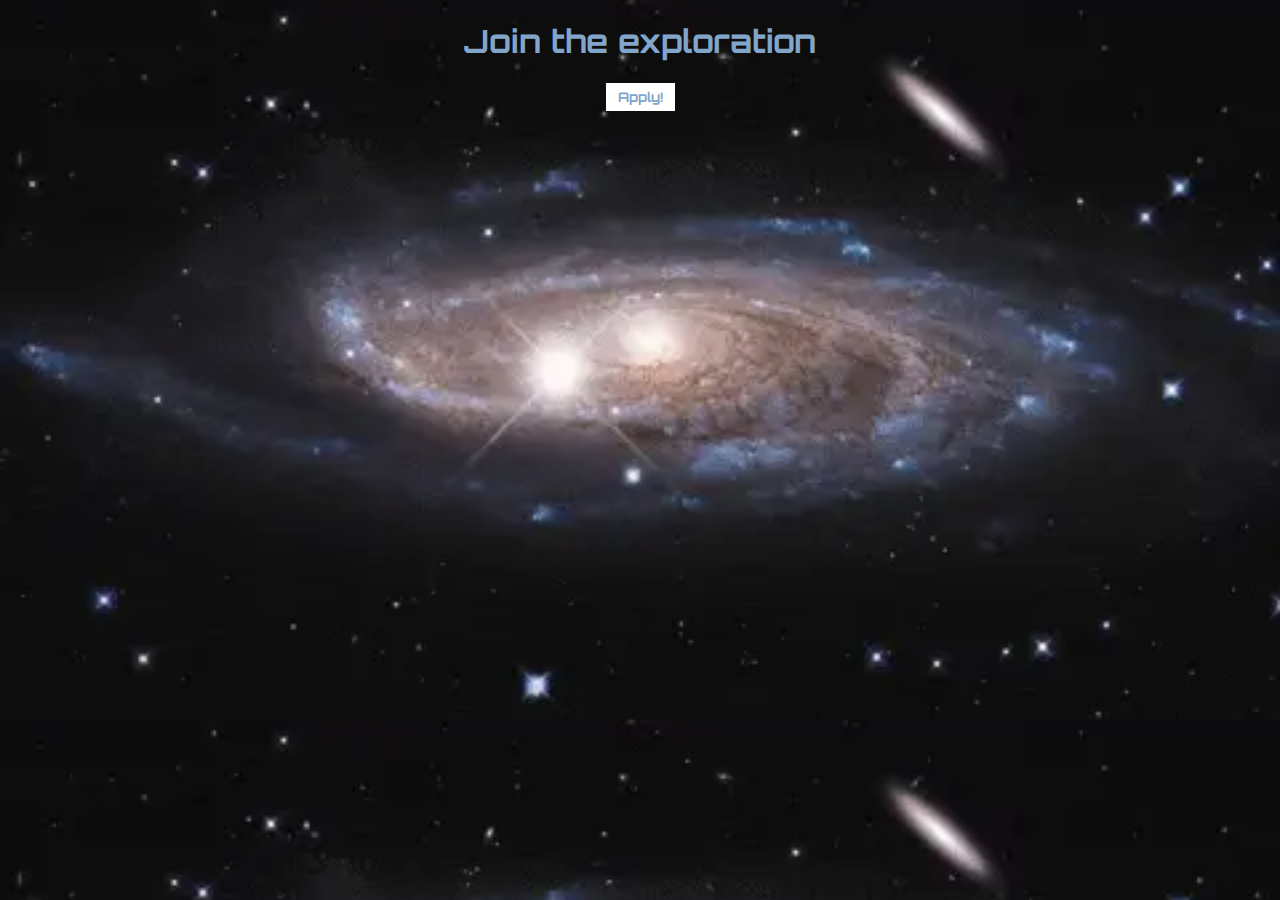
<file: 2nd/index.html>
<!DOCTYPE html>
<html>
  <head>
    <link rel="preconnect" href="https://fonts.googleapis.com">
<link rel="preconnect" href="https://fonts.gstatic.com" crossorigin>
<link href="https://fonts.googleapis.com/css2?family=Orbitron:wght@400..900&display=swap" rel="stylesheet">
    <link href="style.css" rel="stylesheet">
  </head>
  <body>
    <div class="title">
    <h1>Join the exploration</h1>
    <button type="text" class="btn">Apply!</button>
    </div>
  </body>
</html>
</file>
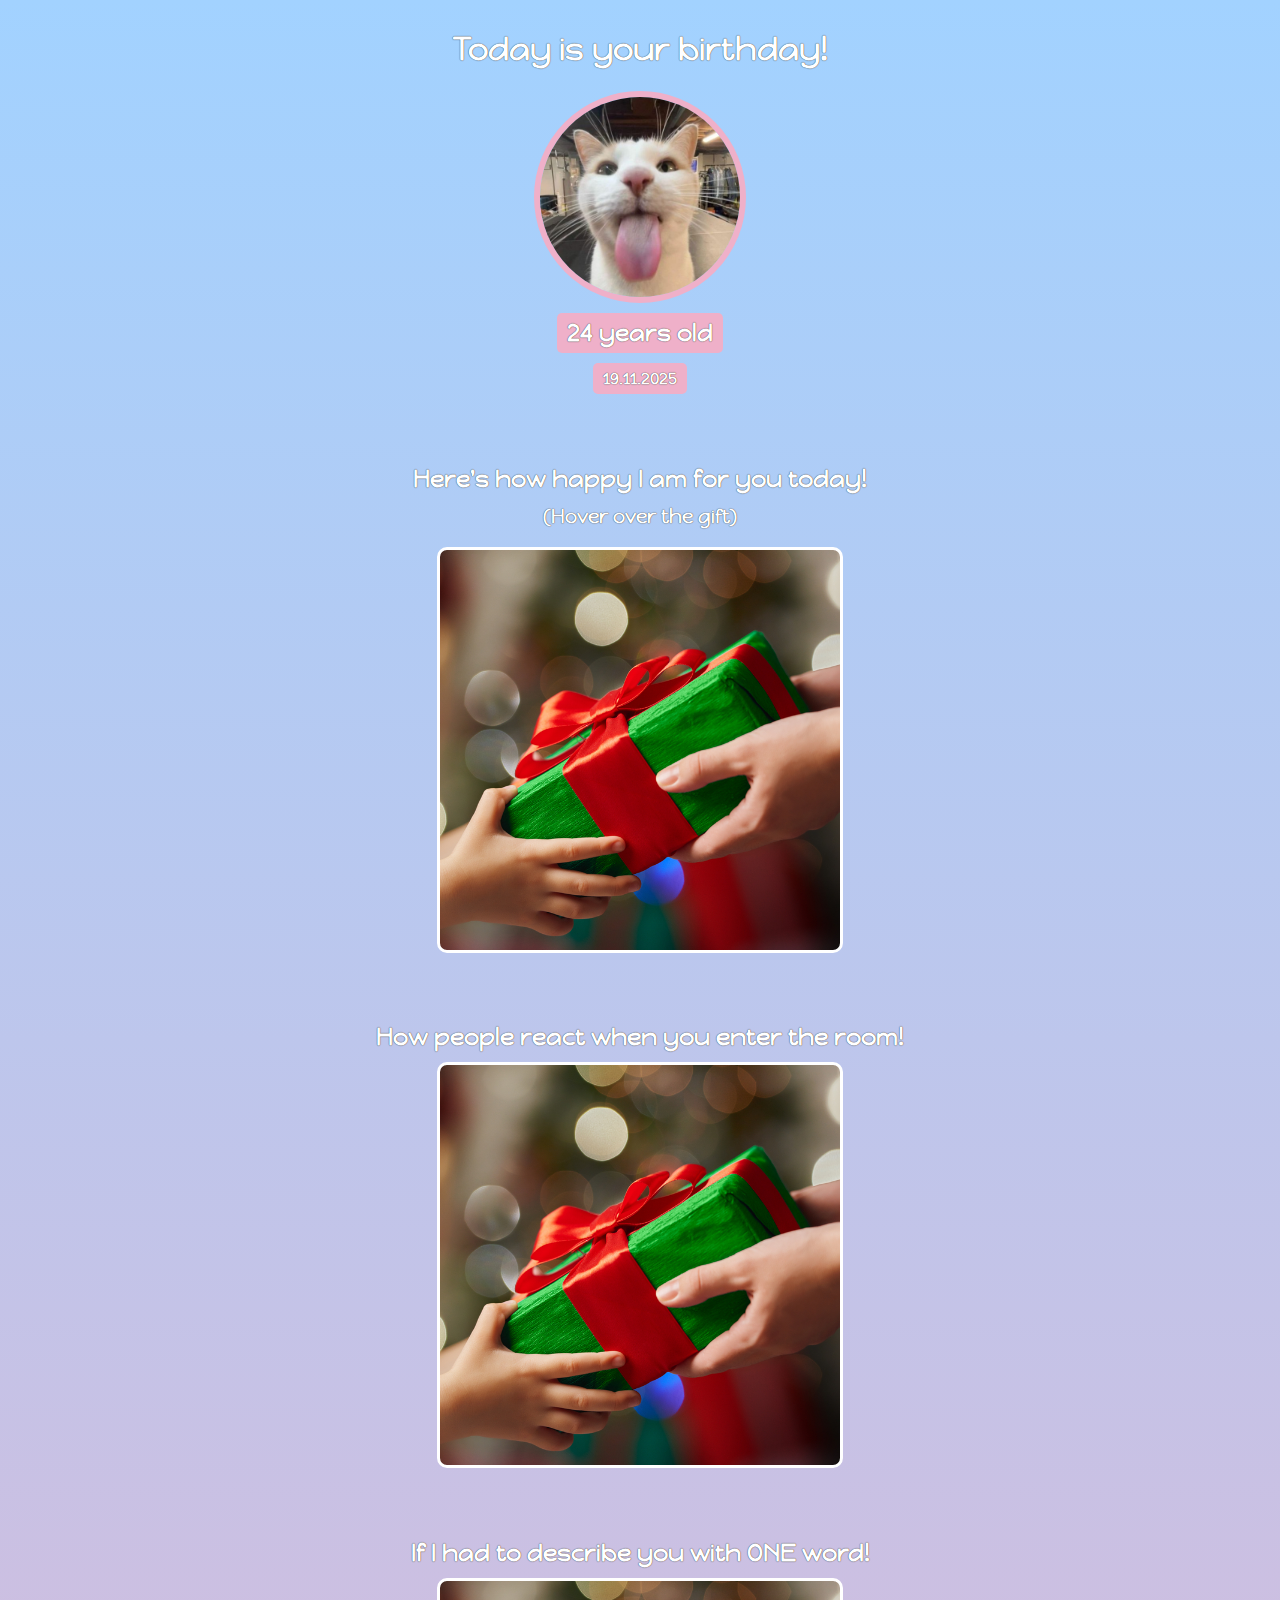
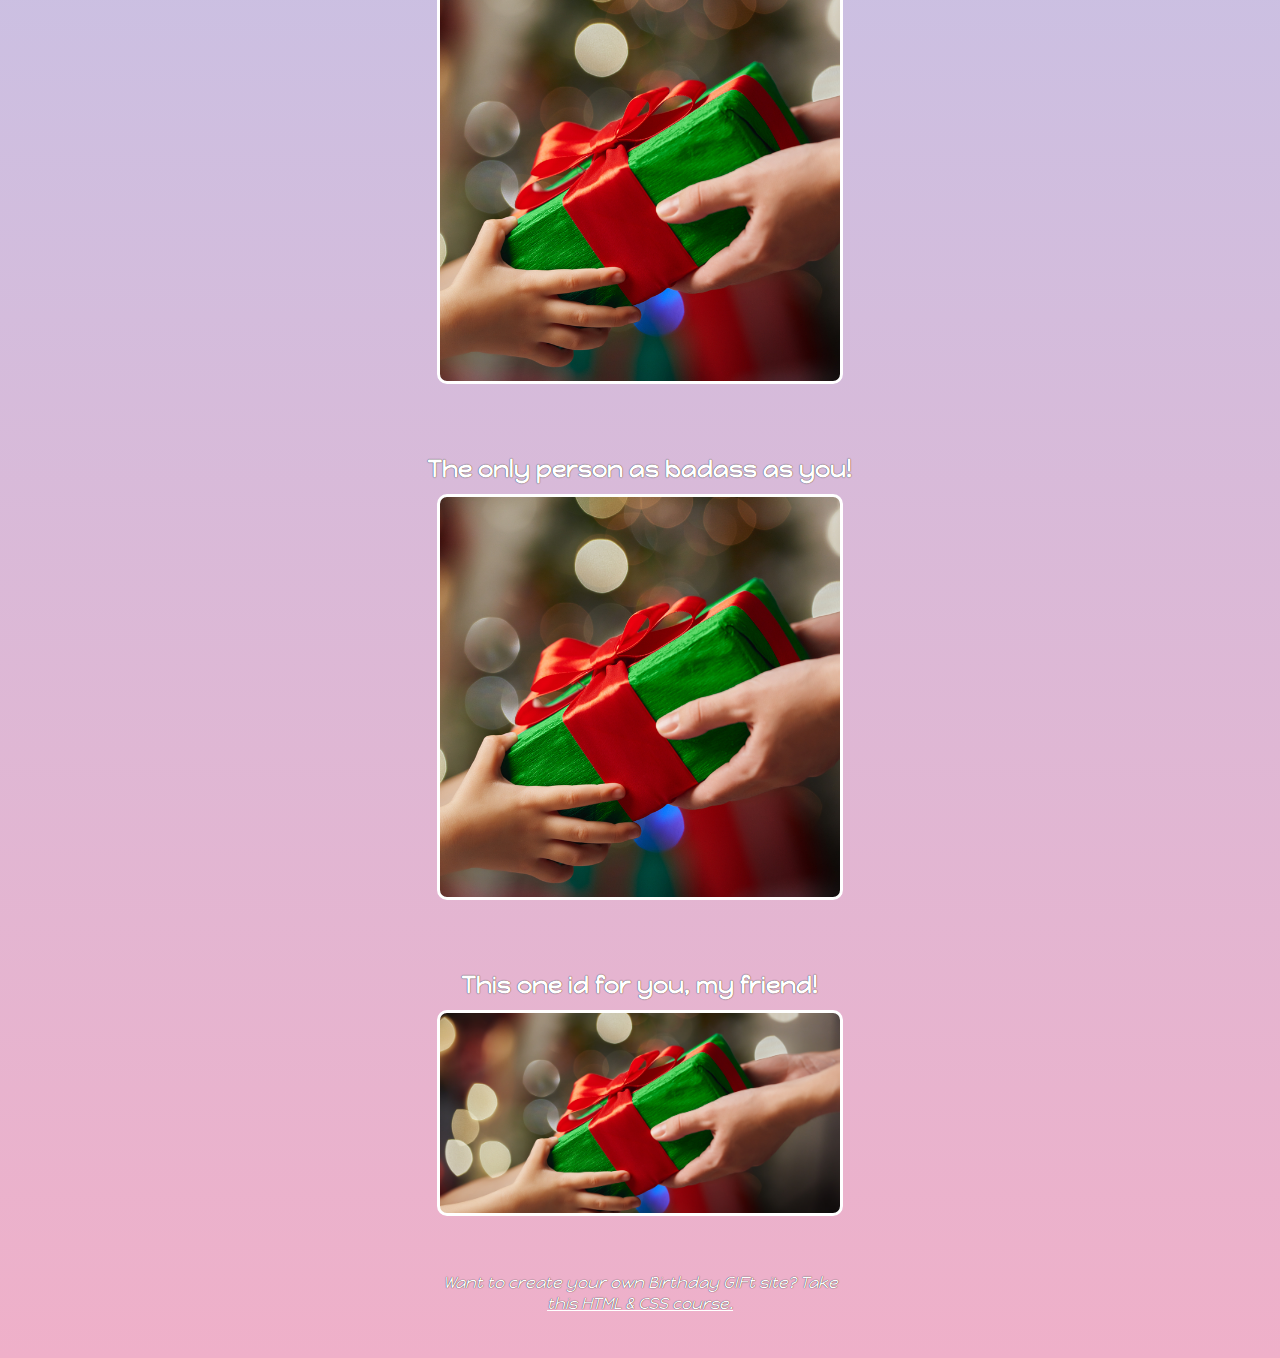
<file: 3rd/index.html>
<!DOCTYPE html>
<html lang="en">
  <head>
    <link href="style.css" rel="stylesheet">
    <link rel="preconnect" href="https://fonts.googleapis.com">
    <link rel="preconnect" href="https://fonts.gstatic.com" crossorigin>
    <link href="https://fonts.googleapis.com/css2?family=Happy+Monkey&display=swap" rel="stylesheet">
  </head>
  <body>
    <div id="header">
      <h1 class="title">Today is your birthday!</h1>
      <img src="./images/cat.jpg" alt="picture of x" id="img-cat">
      <h2 id="bday-age">24 years old</h2>
      <h4 id="bday-date">19.11.2025</h4>
    </div>
    <div class="gift-section">
      <h2 class="gift-title">Here's how happy I am for you today!</h2> 
      <h3 class="gift-hint">(Hover over the gift)</h3>
      <div class="gift-img" id="gift-img-open"></div>
    </div>

    <div class="gift-section">
      <h2 class="gift-title">How people react when you enter the room!</h2> 
      <div class="gift-img" id="gift-img-happy"></div>
    </div>

    <div class="gift-section">
      <h2 class="gift-title">If I had to describe you with ONE word!</h2> 
      <div class="gift-img" id="gift-img-genius"></div>
    </div>

    <div class="gift-section">
      <h2 class="gift-title">The only person as badass as you!</h2> 
      <div class="gift-img" id="gift-img-badass"></div>
    </div>

    <div class="gift-section">
      <h2 class="gift-title">This one id for you, my friend!</h2> 
      <div class="gift-img" id="gift-img-cheers"></div>
    </div>
    <footer id="footer">
      <p>Want to create your own Birthday GIFt site? Take <a href="https://scrimba.com/learn/htmlandcss" target="_blank"> this HTML & CSS course.</a></p>
    </footer>
  </body>
</html>
</file>
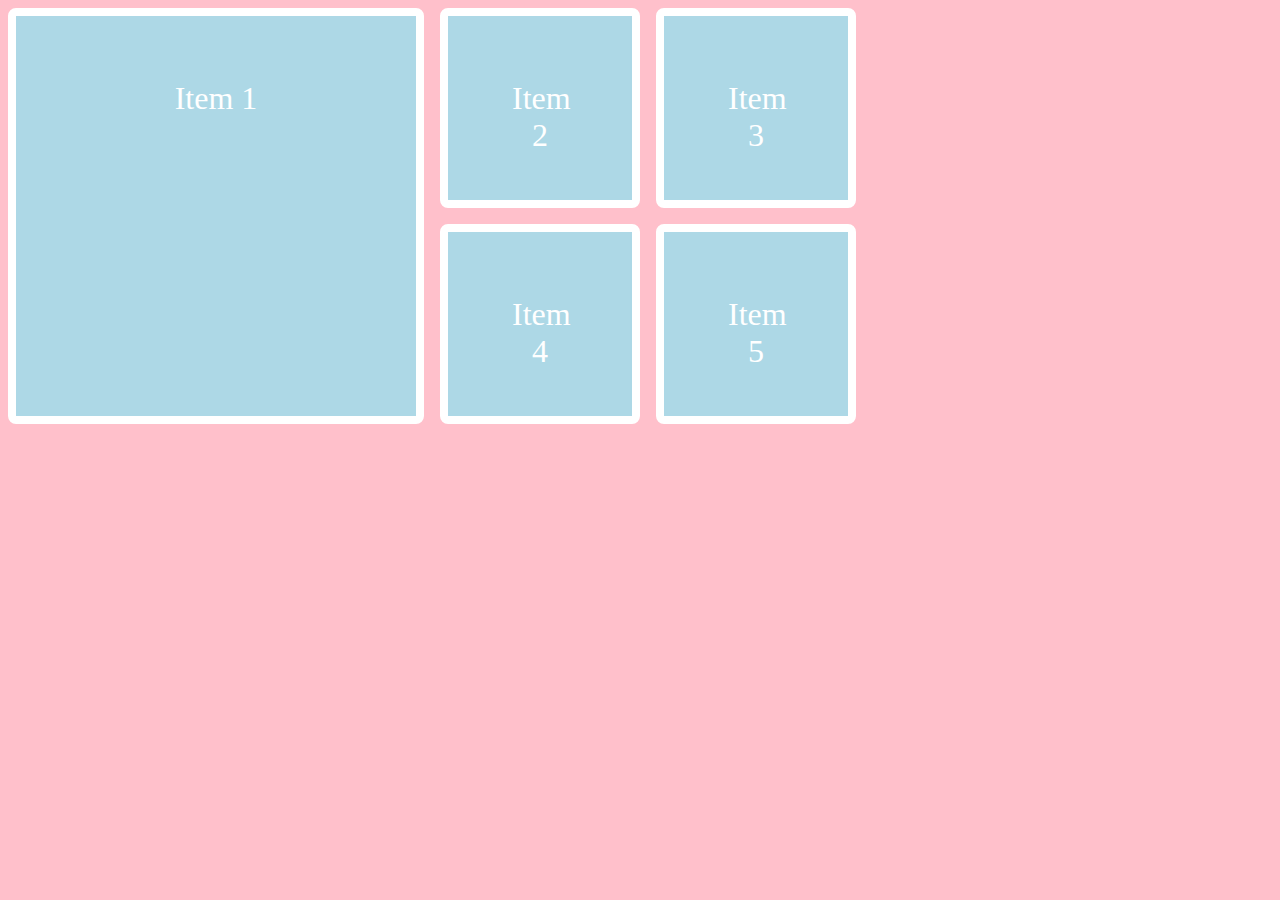
<file: grid/index.html>
<!DOCTYPE html>
<html lang="en">
  <head>
    <meta charset="UTF-8">
    <meta name="viewport" content="width=device-width, initial-scale=1">
    <title></title>
    <link href="style.css" rel="stylesheet">
  </head>
  <body>
    <div class="grid-container">
      <div class="item" style="grid-area: box1;">Item 1</div>
      <div class="item" style="grid-area: box2;">Item 2</div>
      <div class="item" style="grid-area: box3;">Item 3</div>
      <div class="item" style="grid-area: box4;">Item 4</div>
      <div class="item" style="grid-area: box5;">Item 5</div>
      <!-- <div class="item" style="grid-area: box6;">Item 6</div>
      <div class="item" style="grid-area: box7;">Item 7</div>
      <div class="item" style="grid-area: box8;">Item 8</div>
      <div class="item item9" style="grid-area: box9;">Item 9</div> -->
    </div>
  
  </body>
</html>
</file>
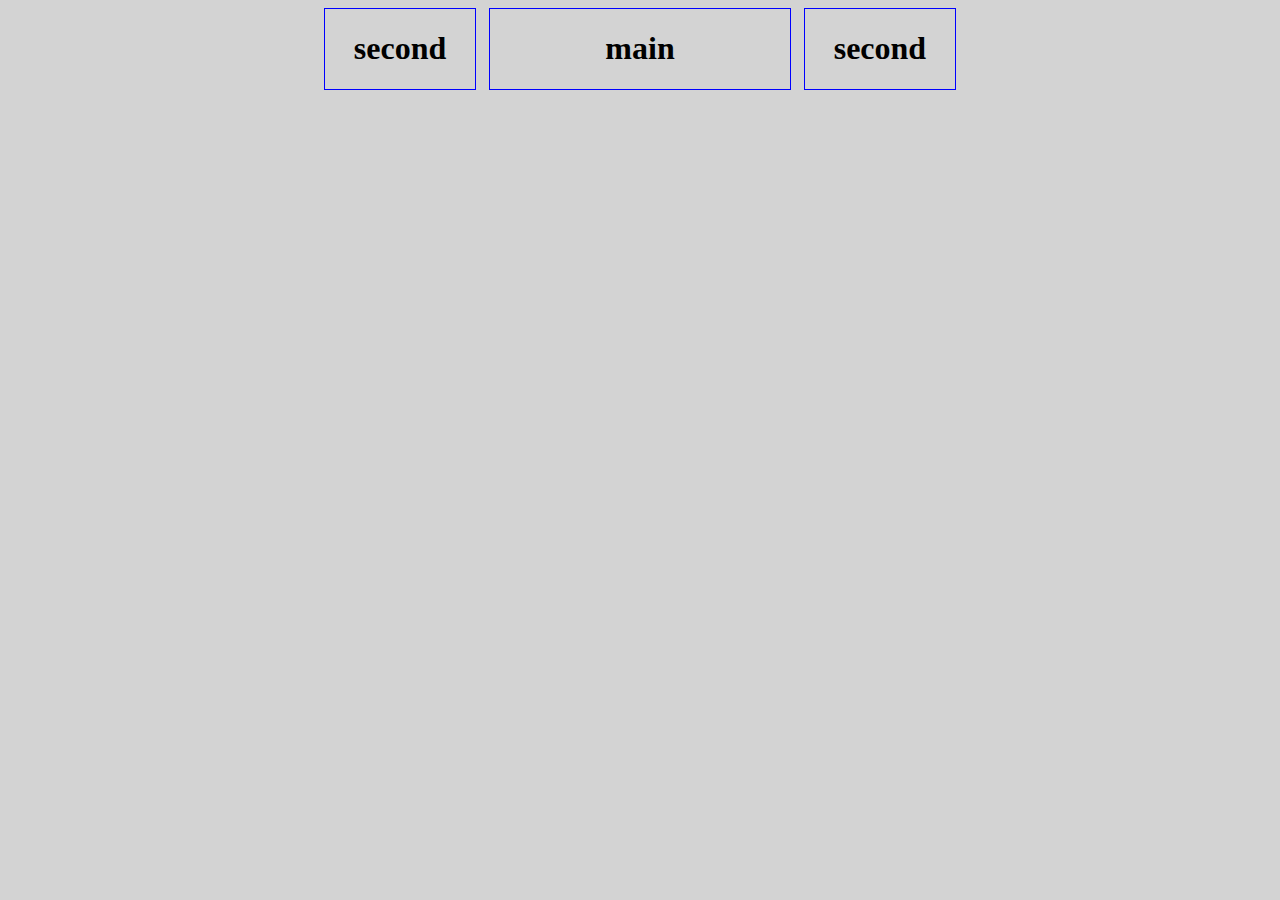
<file: personalpage/index.html>
<!DOCTYPE html>
<html lang="en">
  <head>
    <meta charset="UTF-8">
    <meta name="viewport" content="width=device-width, initial-scale=1">
    <title>Home - Tariq Ahmad</title>
    <link href="css/style.css" rel="stylesheet">
  </head>
  <body>
    <div class="bodywrap" id="">
      <div class="second" id="">
        <h1>second</h1>
      </div>
      <div class="main" id="">
        <h1>main</h1>
      </div>
      <div class="second" id="">
        <h1>second</h1>
      </div>
    </div>
      
    </div>
  
  </body>
</html>
</file>
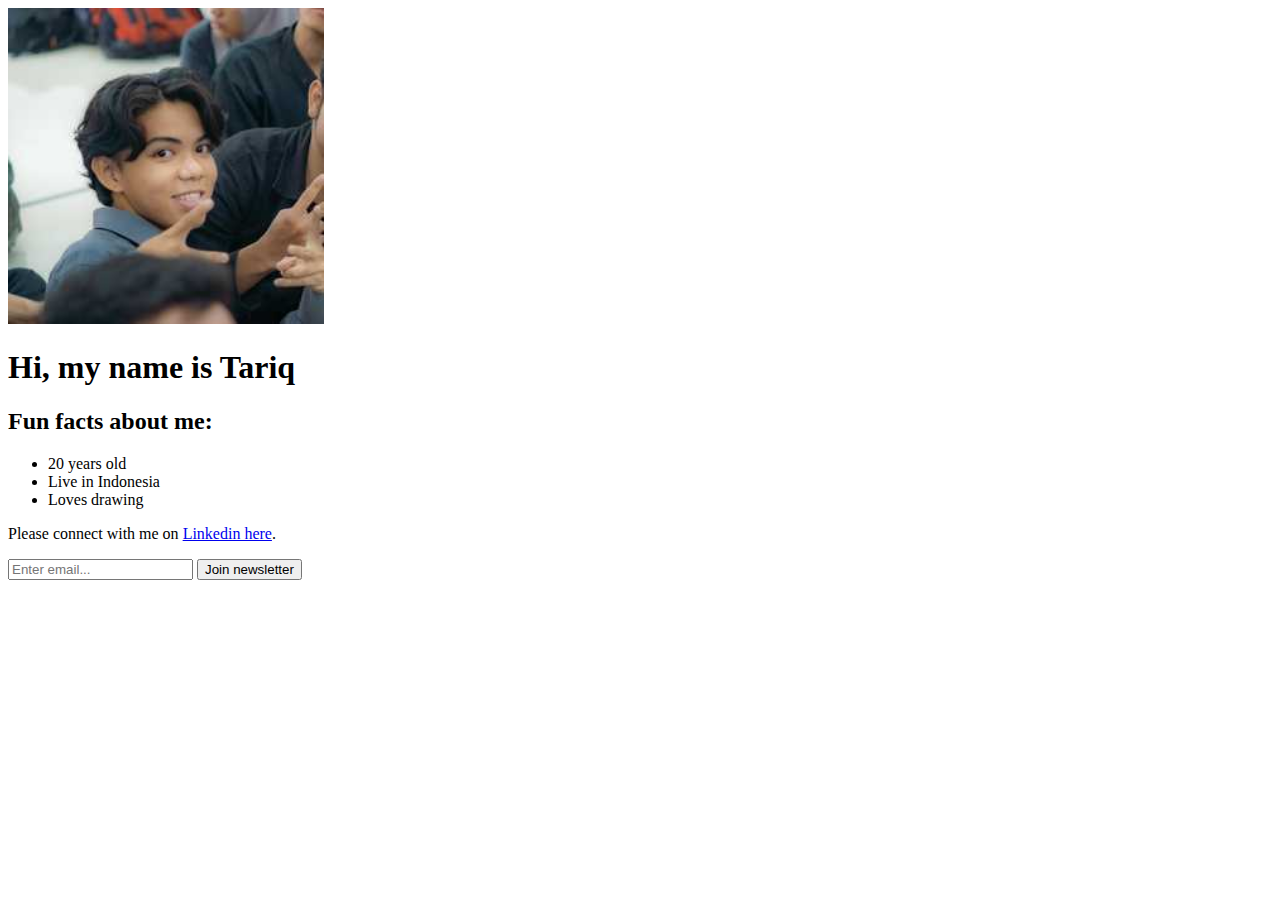
<file: 1tariq.html>
<!DOCTYPE html>
<html>
  <body>
    <img src="tariq.jpg" width="25%">
    <h1>Hi, my name is Tariq</h1>
    <h2>Fun facts about me:</h2>
    <ul>
      <li>20 years old</li>
      <li>Live in Indonesia</li>
      <li>Loves drawing</li>
    </ul>
    <p>Please connect with me on <a href="https://www.linkedin.com/in/tariq-ahmad-22183b267/" target="_blank">Linkedin here</a>.</p>
    <input type="email" placeholder="Enter email...">
    <button type="button">Join newsletter</button>
  </body>
</html>
</file>
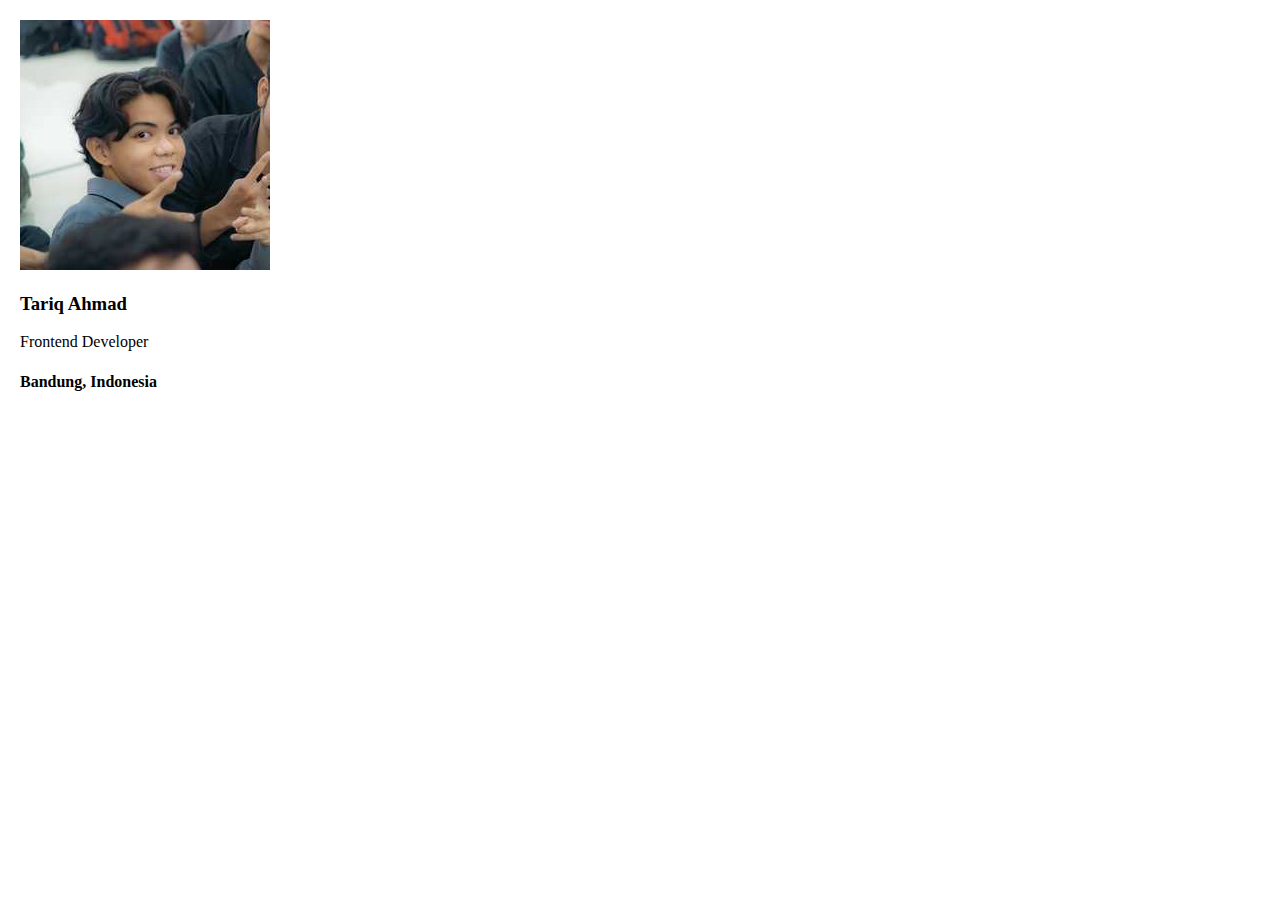
<file: card.html>
<!DOCTYPE html>
<html lang="">
  <head>
    <link href="card.css" rel="stylesheet">
  </head>
  <body>
    <div class='card'>
      <img class='profile'
        src="tariq.jpg"
        alt="Tariq Ahmad smiling at the camera">
      <div>
        <h3> Tariq Ahmad</h3>
        <p>Frontend Developer</p>
        <h4>Bandung, Indonesia</h4>
      </div>
    </div>
  
  </body>
</html>
</file>
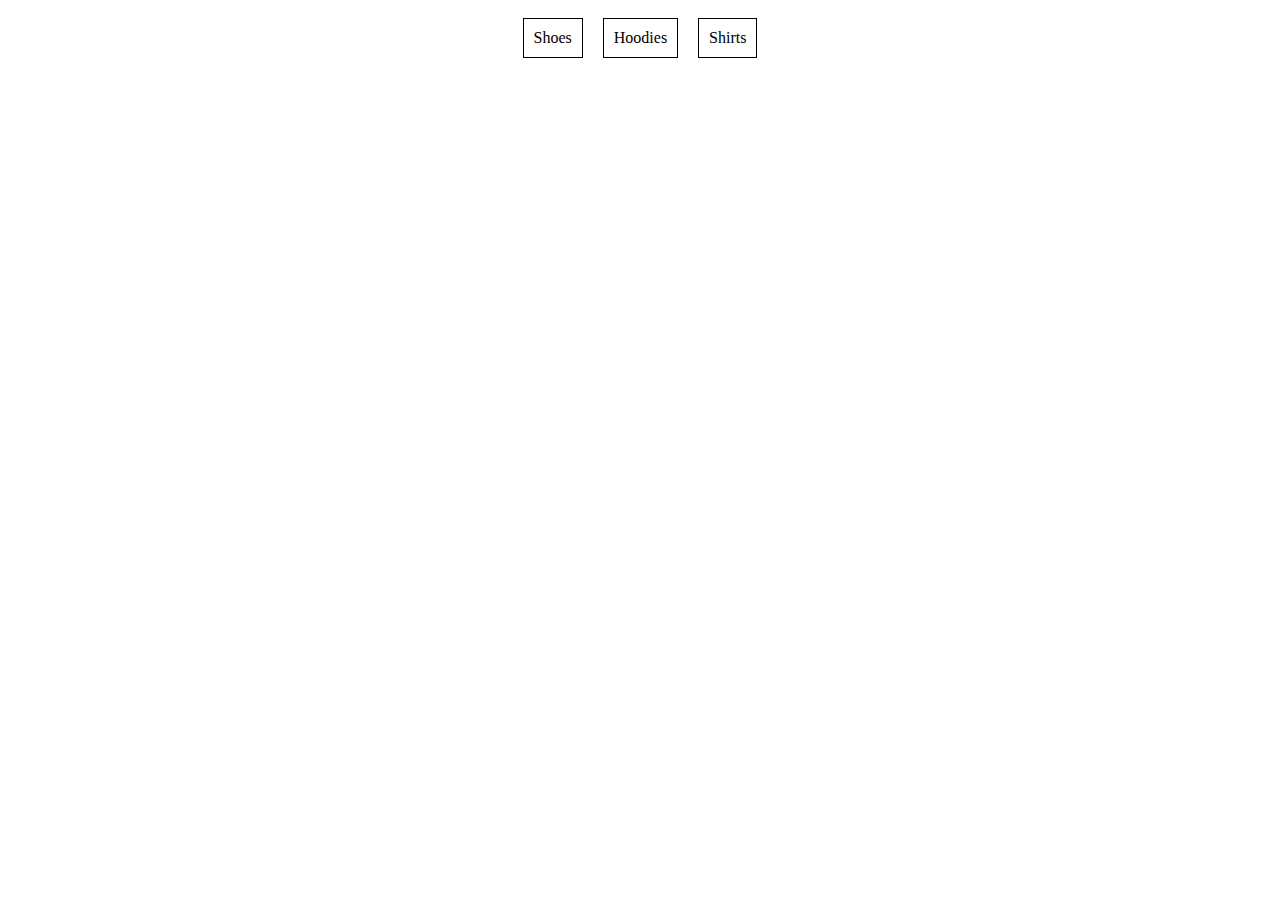
<file: flexbox.html>
<!DOCTYPE html>
<html lang="en">
  <head>
    <link href="flexbox.css" rel="stylesheet">
  </head>
  <body>
    <div class="nav-wrapper">
      <div class="item">
      Shoes 
      </div>
      <div class="item">
        Hoodies
      </div>
      <div class="item">
        Shirts
      </div>
    </div>
  </body>
</html>
</file>
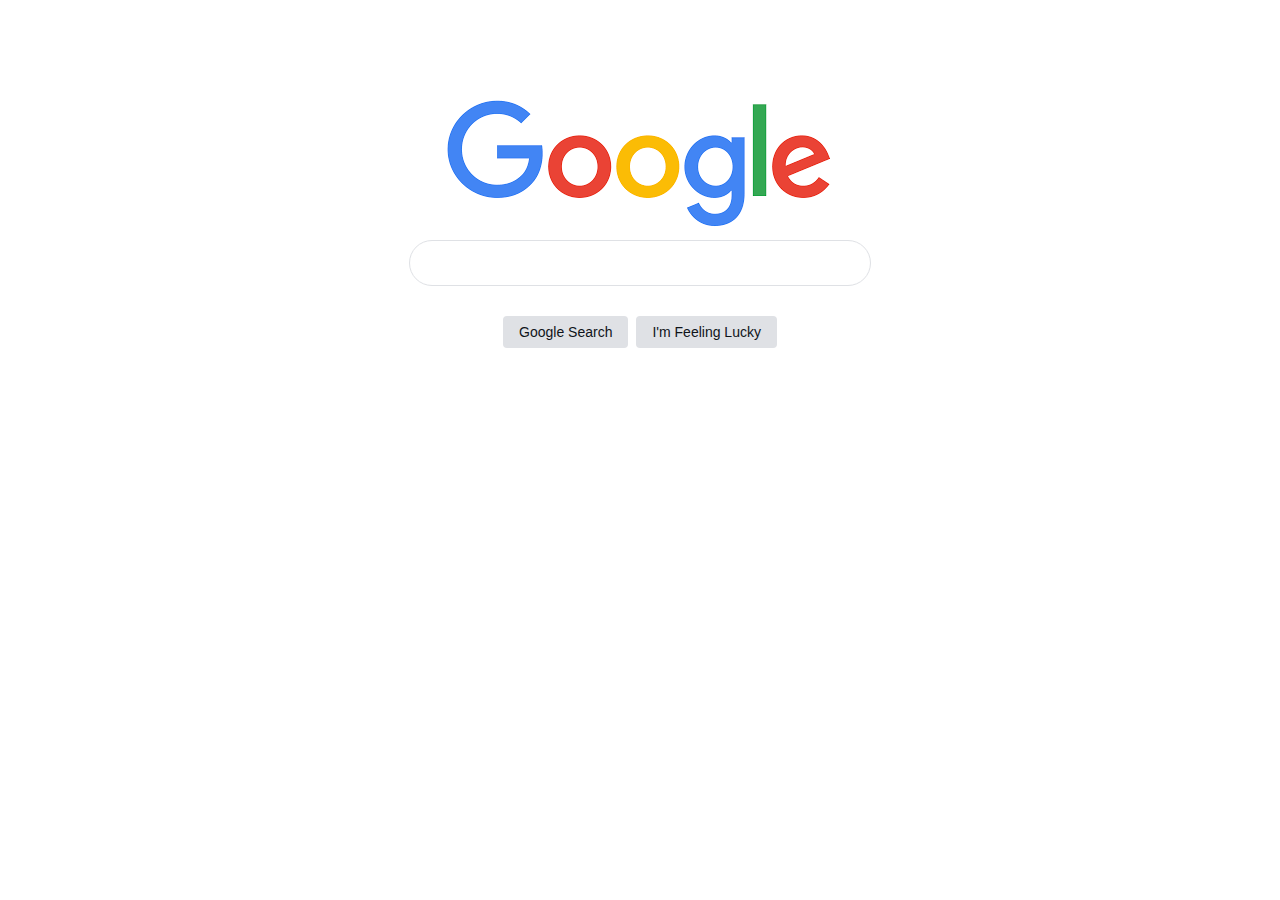
<file: google.html>
<!DOCTYPE html>
<html>
  <head>
    <link rel="stylesheet" href="google.css">
  </head>
  <body>
    <div class="main">
      <img class="logo-img" src="google.png">
      <input type="text" class="search-field"> 
      <div class="btn-wrapper">
        <button class='btn'>Google Search</button>
        <button class='btn'>I'm Feeling Lucky</button>
      </div>
    </div>
  </body>
</html>
</file>
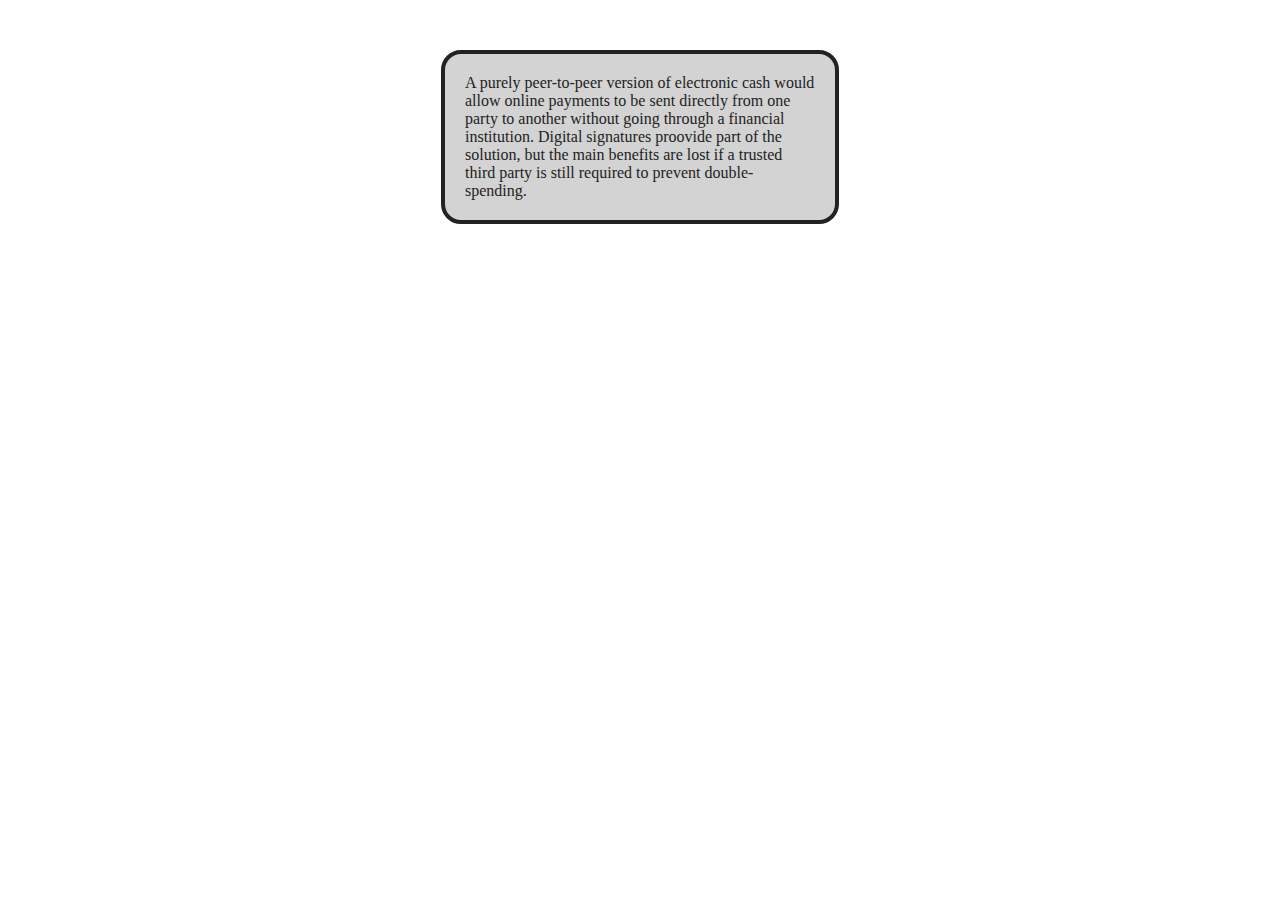
<file: inde.html>
<!DOCTYPE html>
<html lang="en">
  <head>
    <link rel="stylesheet" href="styl.css">
  </head>
  <body>
    <div class="card">
      A purely peer-to-peer version of electronic cash would allow online payments to be sent directly from one party to another without going through a financial institution. Digital signatures proovide part of the solution, but the main benefits are lost if a trusted third party is still required to prevent double-spending.
    </div>
  </body>
</html>
</file>
<file: 2nd/style.css>
body {
  color: #82a5ca;
  text-align: center;
  background-image: url("./images/galaxy.webp");
  background-size: cover;
  font-family: "Orbitron", sans-serif;
}
#spacex {
  width: 100px;
}
.btn {
  padding: 6px 12px;
  background: white;
  border: none;
  font-family: inherit;
  color: #82a5ca;
  font-weight: bold;
}
.udr {
  border-bottom: 4px solid white;
}
</file>
<file: 3rd/style.css>
body {
  font-family: "Happy Monkey", cursive;
  text-align: center;
  color: white;
  background: linear-gradient(#a2d2ff, #efb0c9);
  display: flex;
  flex-direction: column;
  align-items: center;
}
#header {
  display: flex;
  flex-direction: column;
  align-items: center;
}
h1, h2, h3, h4, p {
  text-shadow: 0px 0px 1px black;
}
#bday-age, #bday-date {
  background: #efb0c9;
  padding: 5px 10px;
  border-radius: 5px;
  margin: 10px 0 10px 0;
  margin-bottom: 0px;
}
#img-cat {
  width: 200px;
  border-radius: 50%;
  border: 6px solid #efb0c9;
}
.gift-section {
  margin-top: 50px;
}
.gift-title {
  margin-bottom: 10px;
}
.gift-hint {
  margin-top: 0px;
}
.gift-img {
  width: 400px;
  height: 400px;
  border: 3px solid white;
  border-radius: 10px;
  margin: auto;
  background: linear-gradient(lightskyblue, white);
  background-image: url("./images/gift-present.jpg");
  background-position: center;
  background-size: cover;
}
#gift-img-open:hover {
  background-image: url("./images/giftopen.gif")
}
#gift-img-happy:hover {
  background-image: url("./images/happy.gif")
}
#gift-img-genius:hover {
  background-image: url("./images/genius.gif")
}
#gift-img-badass:hover {
  background-image: url("./images/badass.gif")
}
#gift-img-cheers {
  height: 200px;
}
#gift-img-cheers:hover {
  background-image: url("./images/cheers.gif")
}
#footer {
  width: 400px;
  margin: 40px auto 20px;
  justify-content: center;
  font-style: italic;
}
a {
  color: white;
}
</file>
<file: grid/style.css>
body {
  font-family: 'Hack';
  background-color: pink;
}
.grid-container {
  display: grid;
  grid-auto-columns: 200px;
  grid-auto-rows: 200px;
  gap: 1em;
  grid-template-areas:
  "box1 box1 box2 box3"
  "box1 box1 box4 box5";
}

.item {
  padding: 2em;
  border: 8px solid white;
  background-color: lightblue;
  color: white;
  text-align: center;
  border-radius: 8px;
  font-size: 2rem;
}

@media(max-width: 56em) {
  .grid-container {
    grid-template-areas:
    "box1 box1 box2"
    "box1 box1 box3"
    "box4 box5 box5";
  }
}

@media(max-width: 42em) {
  .grid-container {
    grid-template-areas:
    "box1 box2"
    "box3 box2"
    "box3 box4"
    "box5 box4";

  }
}
</file>
<file: personalpage/css/style.css>
body {
  background-color: lightgrey;
}
.bodywrap {
  display: flex;
  margin: 0 auto;
  align-items: center;
  width: 50%;
  gap: 2%;
}
.main {
  border: 1px solid blue;
  display: flex;
  justify-content: center;
  width: 50%;
}
.second {
  border: 1px solid blue;
  display: flex;
  justify-content: center;
  width: 25%;
}
</file>
<file: card.css>
body {
  margin: 20px;
}
</file>
<file: flexbox.css>
.nav-wrapper {
  display: flex;
  justify-content: center;
}
.item {
  text-align: center;
  border: 1px solid black;
  padding: 10px;
  margin-top: 10px;
  margin-bottom: 10px;
  margin-left: 10px;
  margin-right: 10px;
}
</file>
<file: google.css>
.main {
  margin-top: 100px;
  text-align: center;
}
.logo-img {
  display: block;
  margin-right: auto;
  margin-left: auto;
  margin-bottom: 10px;
}
.search-field {
  display: block;
  width: 400px;
  margin-left: auto;
  margin-right: auto;
  margin-bottom: auto;
  line-height: 24px;
  padding-top: 10px;
  padding-bottom: 10px;
  padding-left: 30px;
  padding-right: 30px;
  border: 1px solid #dfe1e5;
  border-radius: 24px;
}

.btn-wrapper {
  display: flex;
  justify-content: center;
}

.btn {
  margin-top: 30px;
  margin-left: 4px;
  margin-right: 4px;
  color: #0f1419;
  border: none;
  border-radius: 4px;
  background: #dfe1e5;
  padding-top: 8px;
  padding-bottom: 8px;
  padding-right: 16px;
  padding-left: 16px;
  font-size: 14px;
}
</file>
<file: styl.css>
.card {
  color: #222222;
  background: lightgray;
  width: 350px;
  margin-top: 50px;
  margin-left: auto;
  margin-right: auto;

  border: 4px solid #222222;
  border-radius: 20px;

  padding-top: 20px;
  padding-right: 20px;
  padding-left: 20px;
  padding-bottom: 20px;
}
</file>
